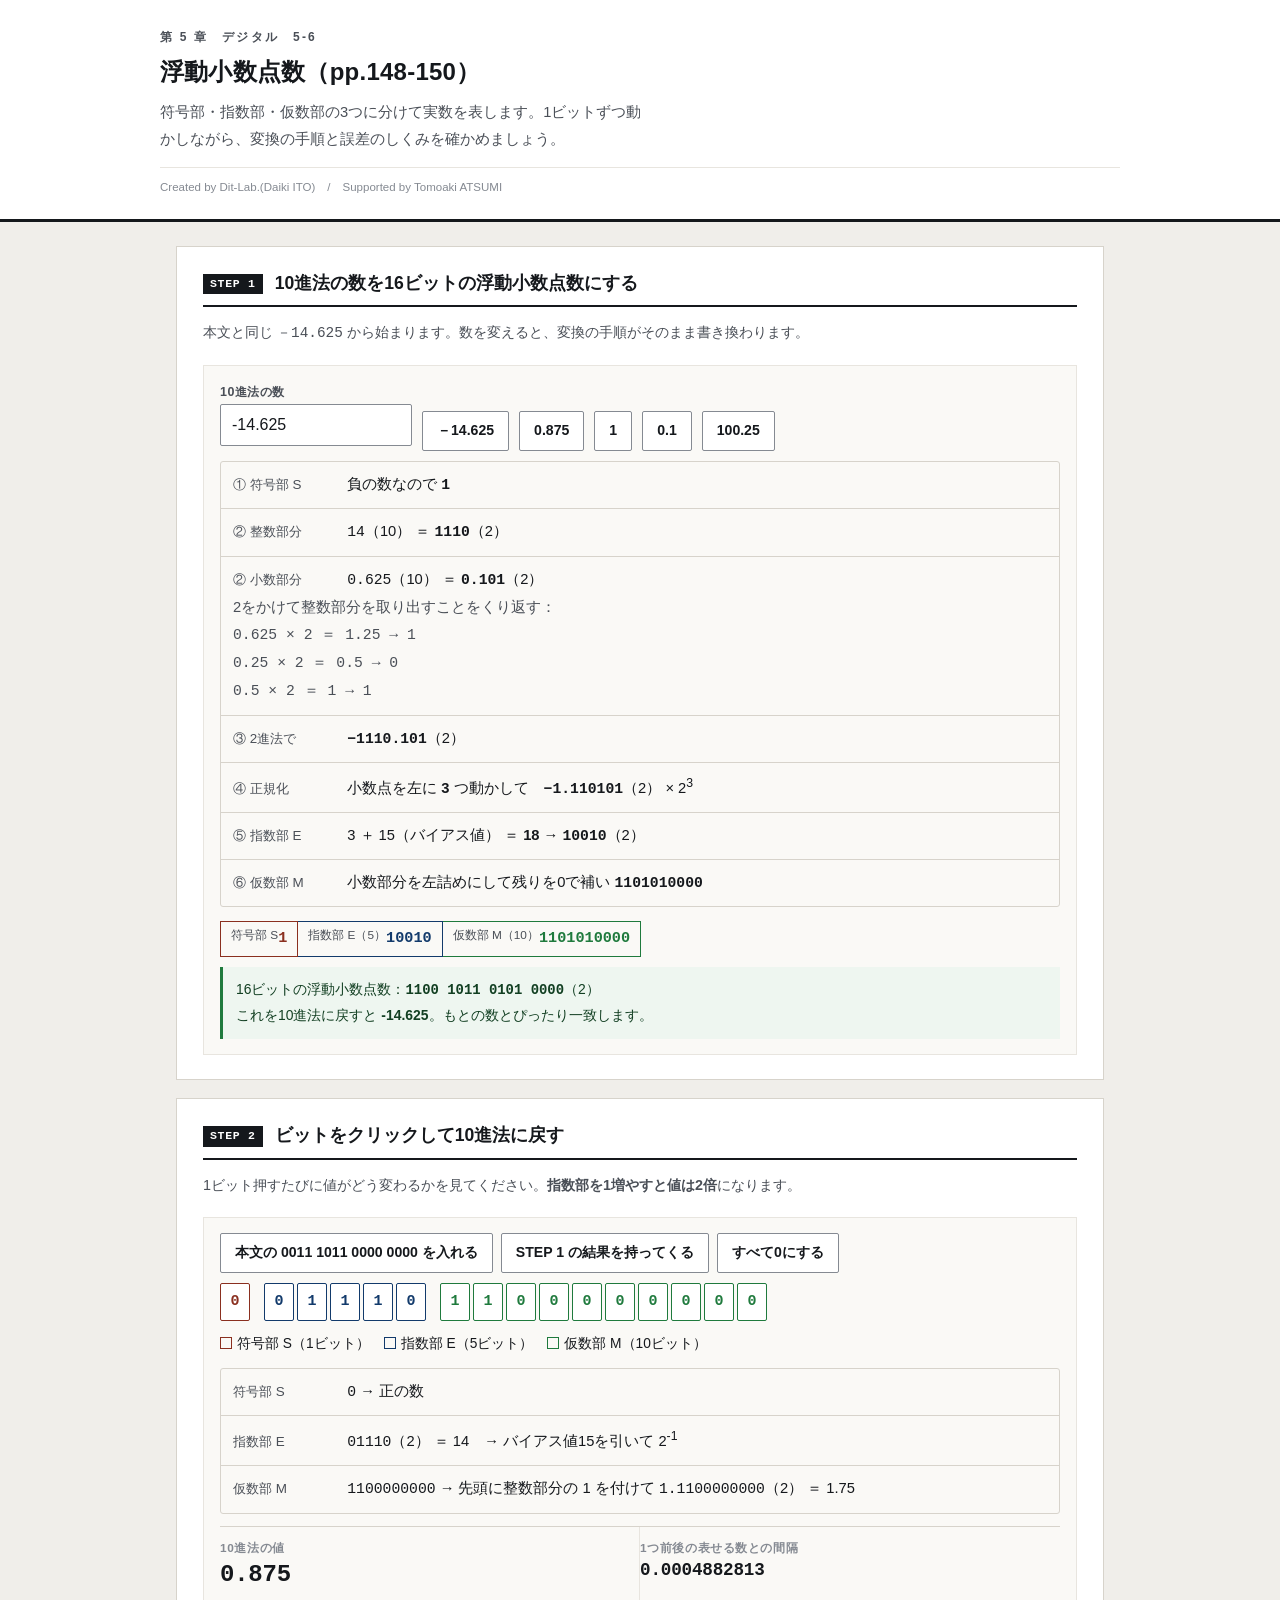
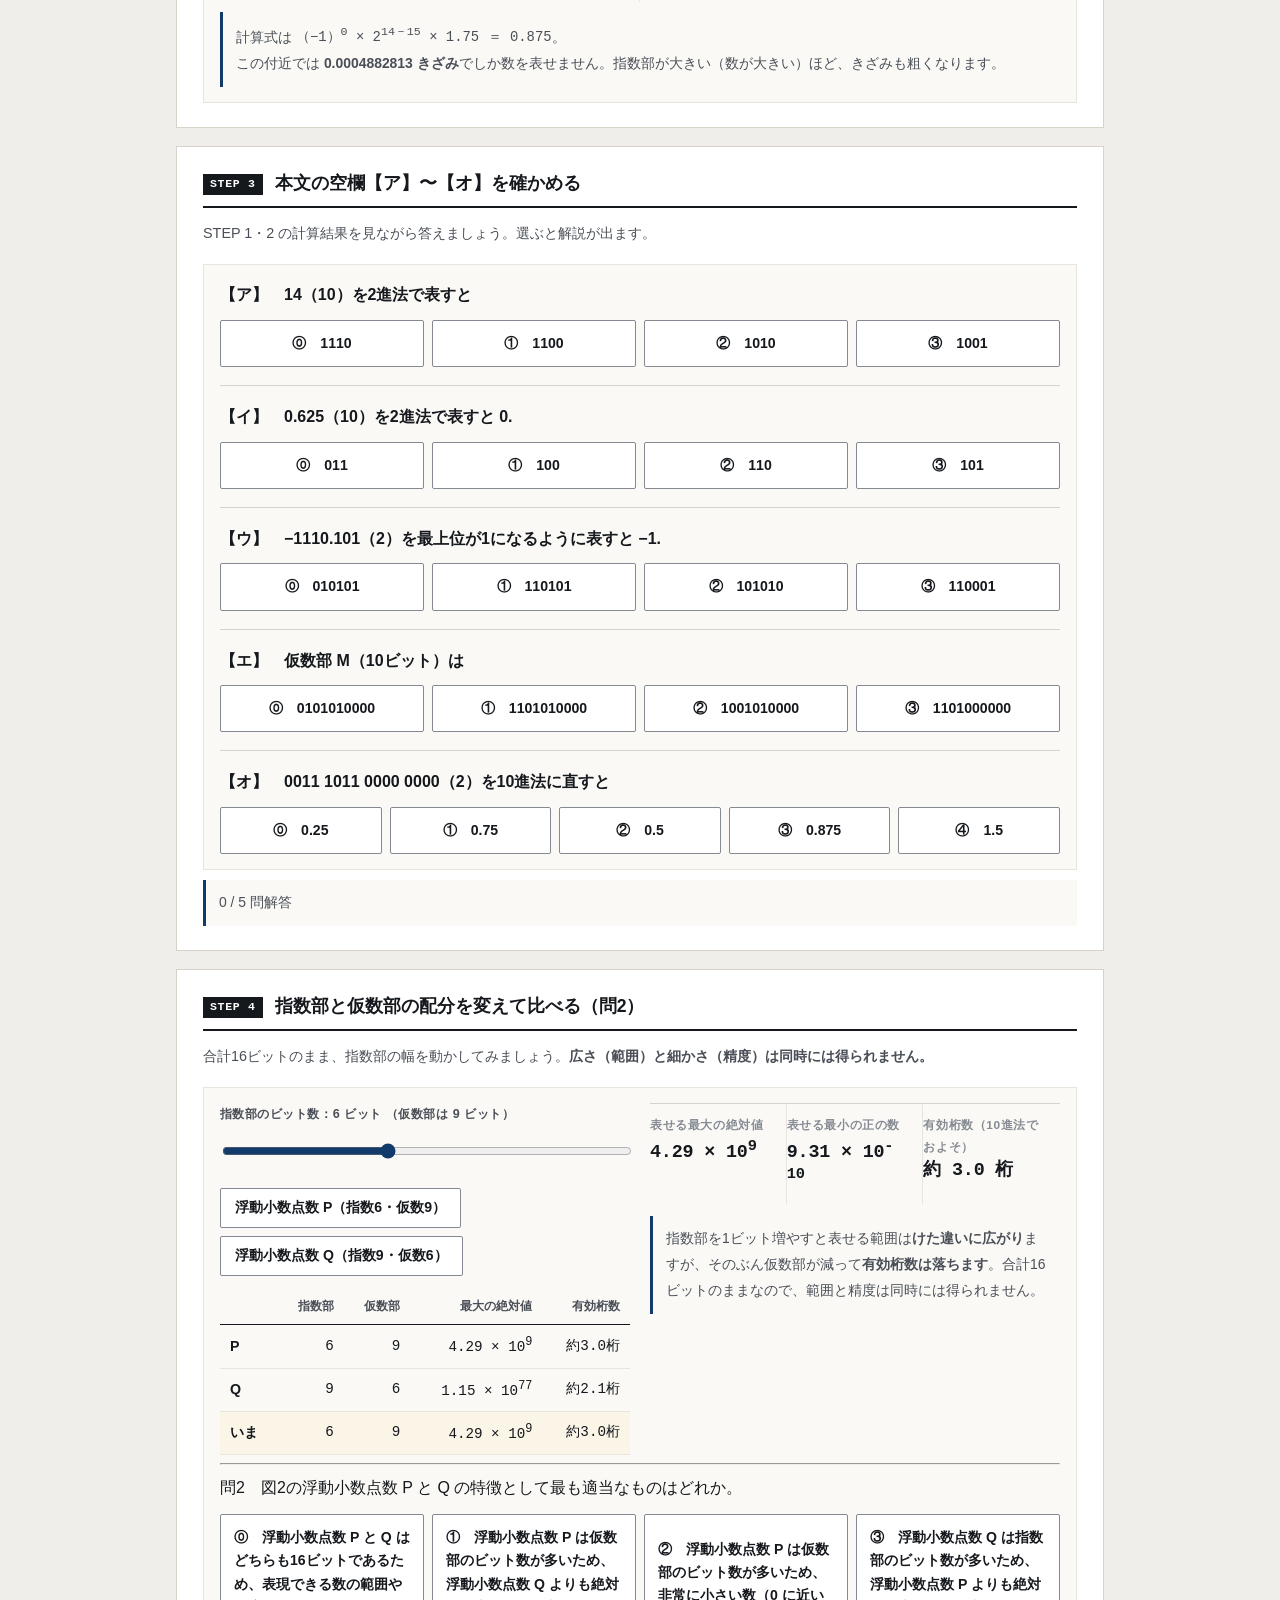
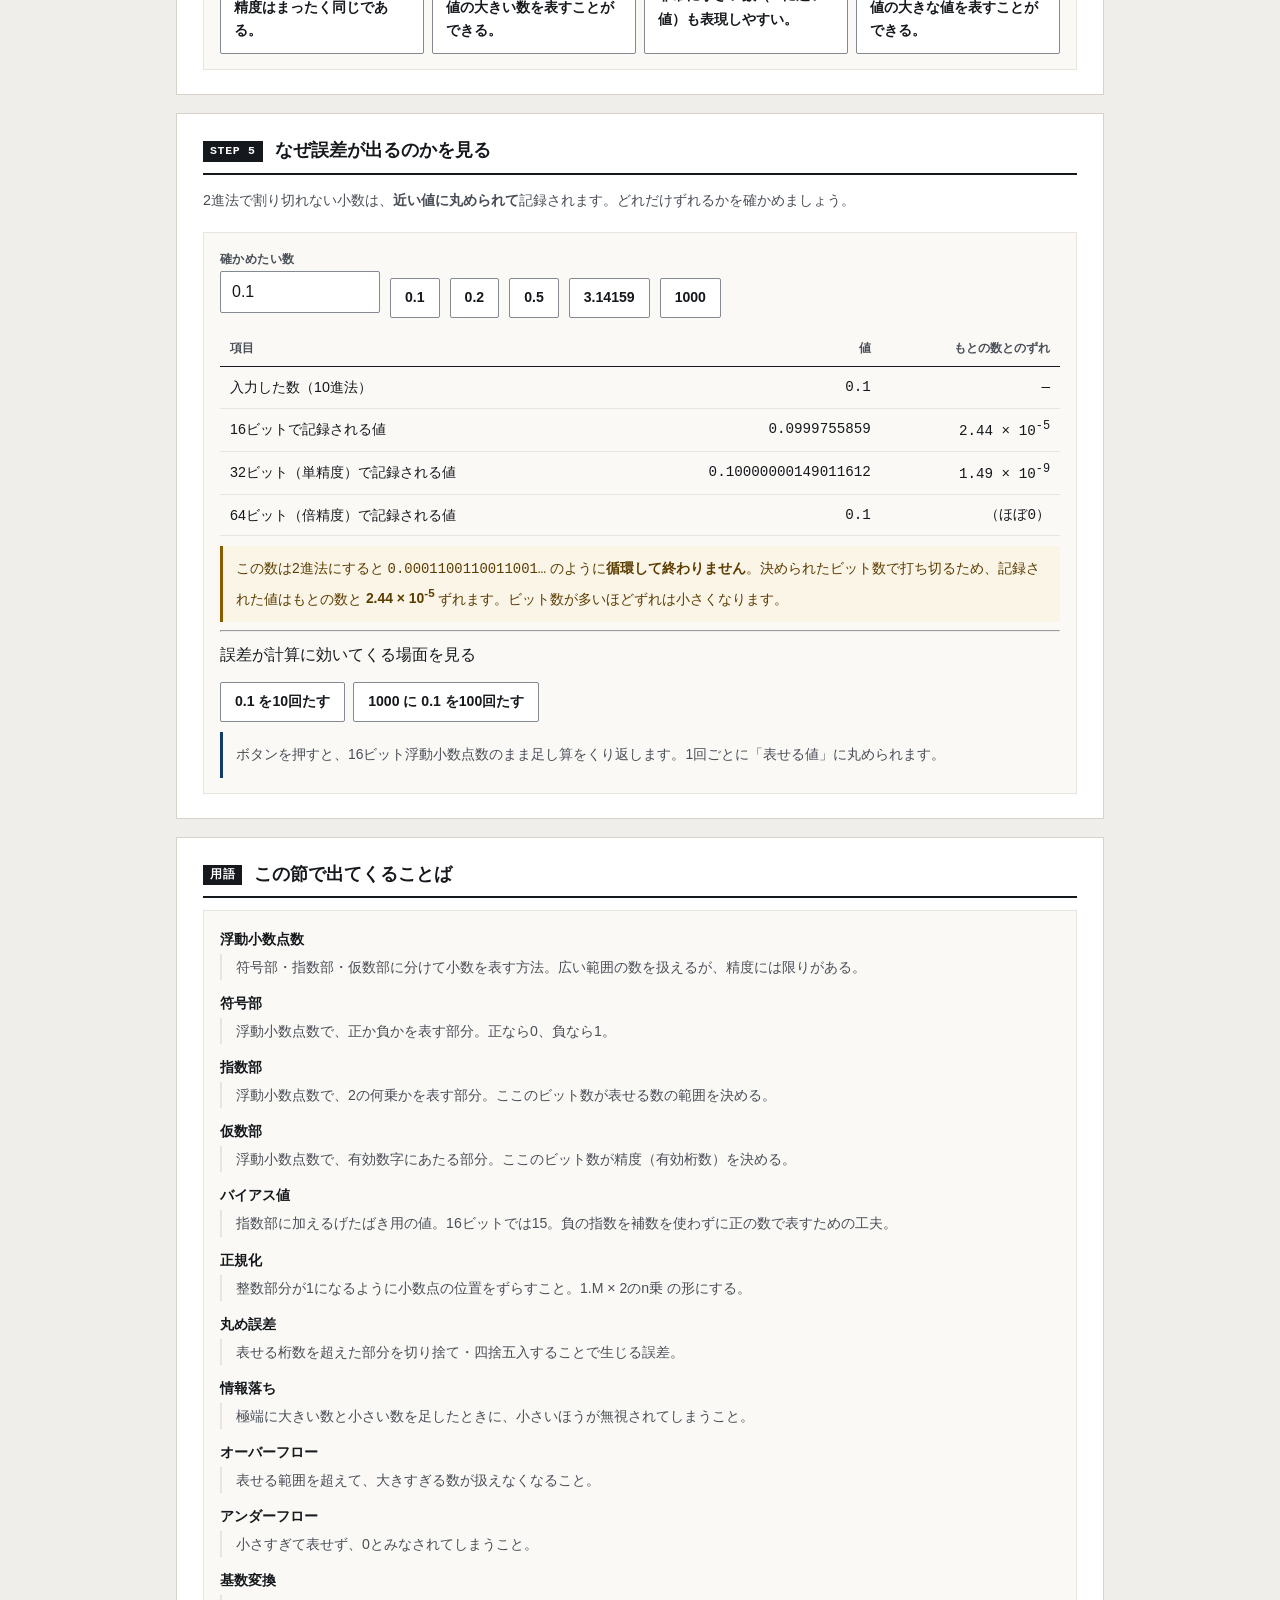
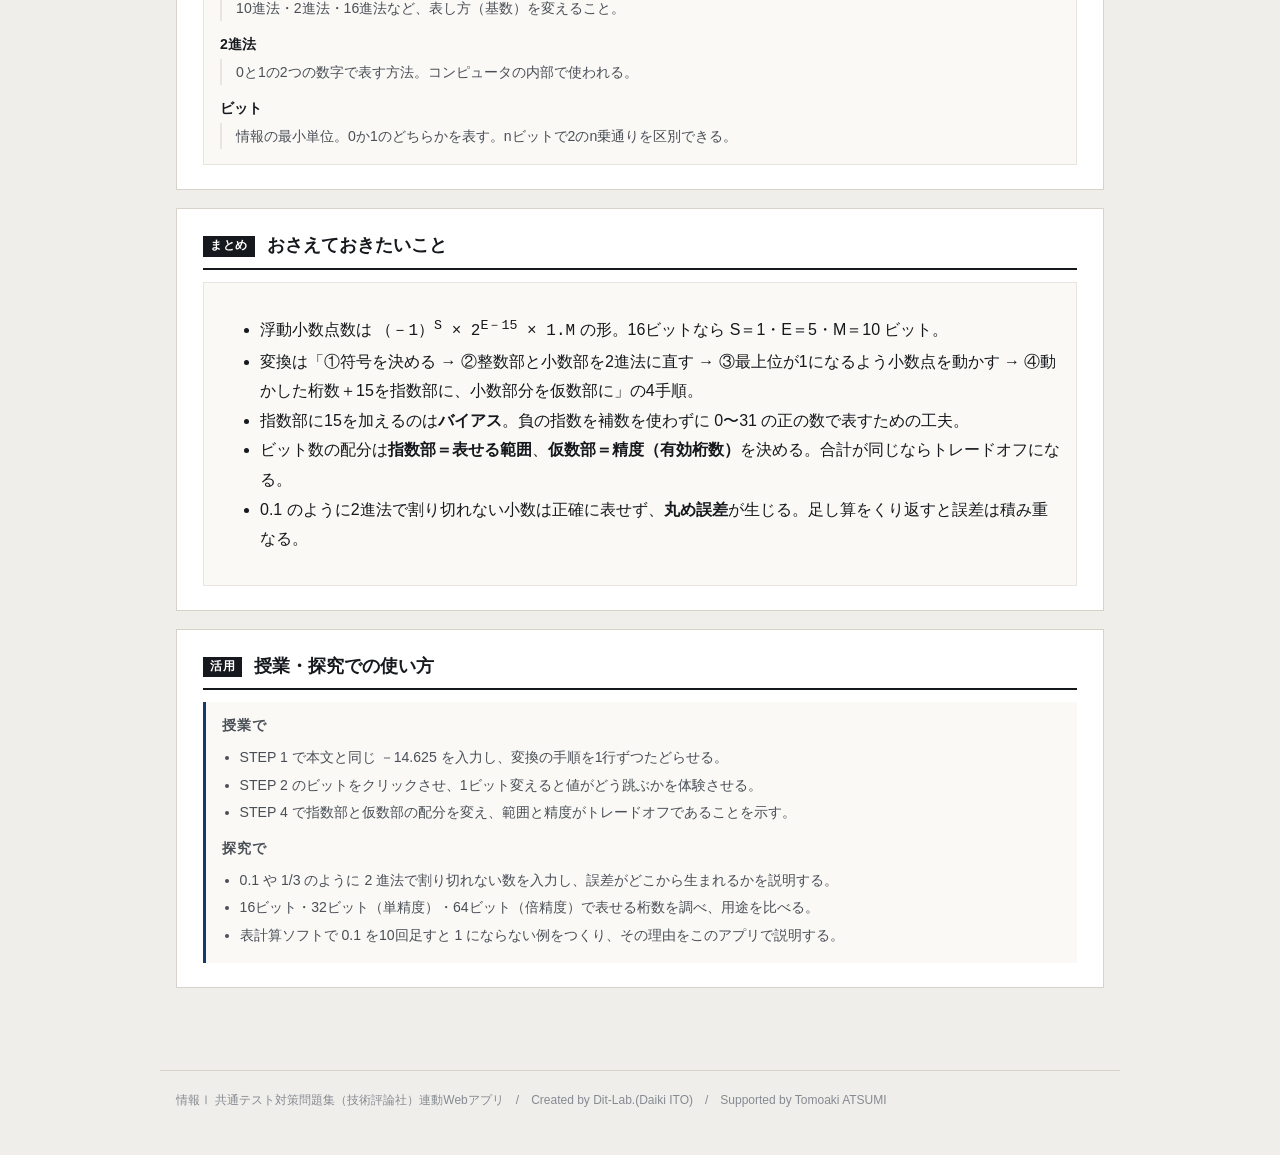
<file: index.html>
<!DOCTYPE html>
<html lang="ja">
<head>
<meta charset="UTF-8">
<meta name="viewport" content="width=device-width, initial-scale=1.0">
<title>浮動小数点数｜情報Ⅰ共通テスト対策問題集</title>
<meta name="description" content="符号部・指数部・仮数部の3つに分けて実数を表します。1ビットずつ動かしながら、変換の手順と誤差のしくみを確かめましょう。">
<link rel="icon" href="data:image/svg+xml,%3Csvg xmlns=%22http://www.w3.org/2000/svg%22 viewBox=%220 0 32 32%22%3E%3Crect width=%2232%22 height=%2232%22 fill=%22%2315181c%22/%3E%3Ctext x=%2216%22 y=%2222%22 font-size=%2218%22 font-family=%22monospace%22 fill=%22%23fff%22 text-anchor=%22middle%22%3E01%3C/text%3E%3C/svg%3E">
<link rel="stylesheet" href="css/style.css?v=88681cd4">
<link rel="stylesheet" href="css/app.css?v=b3b296eb">
</head>
<body>

<header class="app-header">
  <div class="inner">
    <span class="eyebrow">第 5 章　デジタル　5-6</span>
    <h1>浮動小数点数（pp.148-150）</h1>
    <p class="lead">符号部・指数部・仮数部の3つに分けて実数を表します。1ビットずつ動かしながら、変換の手順と誤差のしくみを確かめましょう。</p>
    <p class="credit">Created by Dit-Lab.(Daiki ITO)　/　Supported by Tomoaki ATSUMI</p>
  </div>
</header>

<main class="wrap">
  <section class="step" id="step1">
    <h2><span class="no">STEP 1</span>10進法の数を16ビットの浮動小数点数にする</h2>
    <p class="desc">本文と同じ <span class="mono">－14.625</span> から始まります。数を変えると、変換の手順がそのまま書き換わります。</p>
    <div class="panel">
      <div class="btn-row" style="align-items:flex-end;flex-wrap:wrap;gap:10px">
        <label class="fld" for="decIn">10進法の数<br>
          <input type="text" id="decIn" value="-14.625" class="mono" style="width:12em"></label>
        <button class="btn" data-dec="-14.625">－14.625</button>
        <button class="btn" data-dec="0.875">0.875</button>
        <button class="btn" data-dec="1">1</button>
        <button class="btn" data-dec="0.1">0.1</button>
        <button class="btn" data-dec="100.25">100.25</button>
      </div>
      <div class="steps-calc" id="encSteps"></div>
      <div class="fld-split" id="encSplit" style="margin-top:14px"></div>
      <div class="note" id="encNote" style="margin-top:10px"></div>
    </div>
  </section>

  <section class="step" id="step2">
    <h2><span class="no">STEP 2</span>ビットをクリックして10進法に戻す</h2>
    <p class="desc">1ビット押すたびに値がどう変わるかを見てください。<strong>指数部を1増やすと値は2倍</strong>になります。</p>
    <div class="panel">
      <div class="btn-row">
        <button class="btn" id="loadBook">本文の 0011 1011 0000 0000 を入れる</button>
        <button class="btn" id="loadFromEnc">STEP 1 の結果を持ってくる</button>
        <button class="btn" id="clrBits">すべて0にする</button>
      </div>
      <div class="bits" id="bitBox"></div>
      <div class="legend">
        <span class="ls"><i></i>符号部 S（1ビット）</span>
        <span class="le"><i></i>指数部 E（5ビット）</span>
        <span class="lm"><i></i>仮数部 M（10ビット）</span>
      </div>
      <div class="steps-calc" id="decSteps" style="margin-top:12px"></div>
      <div class="metrics" style="margin-top:12px">
        <div class="metric"><div class="k">10進法の値</div><div class="v" id="decVal" style="font-size:1.5rem">—</div></div>
        <div class="metric"><div class="k">1つ前後の表せる数との間隔</div><div class="v" id="decGap" style="font-size:1.1rem">—</div></div>
      </div>
      <div class="note info" id="decNote" style="margin-top:10px"></div>
    </div>
  </section>

  <section class="step" id="step3">
    <h2><span class="no">STEP 3</span>本文の空欄【ア】〜【オ】を確かめる</h2>
    <p class="desc">STEP 1・2 の計算結果を見ながら答えましょう。選ぶと解説が出ます。</p>
    <div class="panel" id="blankBox"></div>
    <div class="note" id="blankNote" style="margin-top:10px"></div>
  </section>

  <section class="step" id="step4">
    <h2><span class="no">STEP 4</span>指数部と仮数部の配分を変えて比べる（問2）</h2>
    <p class="desc">合計16ビットのまま、指数部の幅を動かしてみましょう。<strong>広さ（範囲）と細かさ（精度）は同時には得られません。</strong></p>
    <div class="panel">
      <div class="grid c2">
        <div>
          <label class="fld" for="expBits">指数部のビット数：<span class="mono" id="expBitsV">6</span> ビット
            （仮数部は <span class="mono" id="fracBitsV">9</span> ビット）</label>
          <input type="range" id="expBits" min="2" max="12" step="1" value="6">
          <div class="btn-row" style="margin-top:10px">
            <button class="btn" id="setP">浮動小数点数 P（指数6・仮数9）</button>
            <button class="btn" id="setQ">浮動小数点数 Q（指数9・仮数6）</button>
          </div>
          <div class="tbl-scroll" style="margin-top:12px"><table class="tbl" id="pqTable"></table></div>
        </div>
        <div>
          <div class="metrics">
            <div class="metric"><div class="k">表せる最大の絶対値</div><div class="v" id="fMax" style="font-size:1.15rem">—</div></div>
            <div class="metric"><div class="k">表せる最小の正の数</div><div class="v" id="fMin" style="font-size:1.15rem">—</div></div>
            <div class="metric"><div class="k">有効桁数（10進法でおよそ）</div><div class="v" id="fDig" style="font-size:1.15rem">—</div></div>
          </div>
          <div class="note info" id="fNote" style="margin-top:12px"></div>
        </div>
      </div>
      <hr class="sep">
      <p class="qhead">問2　図2の浮動小数点数 P と Q の特徴として最も適当なものはどれか。</p>
      <div id="q2Choices" class="choice4"></div>
      <div class="note" id="q2Fb" hidden></div>
    </div>
  </section>

  <section class="step" id="step5">
    <h2><span class="no">STEP 5</span>なぜ誤差が出るのかを見る</h2>
    <p class="desc">2進法で割り切れない小数は、<strong>近い値に丸められて</strong>記録されます。どれだけずれるかを確かめましょう。</p>
    <div class="panel">
      <div class="btn-row" style="align-items:flex-end;flex-wrap:wrap;gap:10px">
        <label class="fld" for="errIn">確かめたい数<br>
          <input type="text" id="errIn" value="0.1" class="mono" style="width:10em"></label>
        <button class="btn" data-err="0.1">0.1</button>
        <button class="btn" data-err="0.2">0.2</button>
        <button class="btn" data-err="0.5">0.5</button>
        <button class="btn" data-err="3.14159">3.14159</button>
        <button class="btn" data-err="1000">1000</button>
      </div>
      <div class="tbl-scroll" style="margin-top:12px"><table class="tbl" id="errTable"></table></div>
      <div class="note" id="errNote" style="margin-top:10px"></div>
      <hr class="sep">
      <p class="qhead">誤差が計算に効いてくる場面を見る</p>
      <div class="btn-row">
        <button class="btn" id="sumRun">0.1 を10回たす</button>
        <button class="btn" id="lossRun">1000 に 0.1 を100回たす</button>
      </div>
      <div class="note info" id="sumNote" style="margin-top:10px">ボタンを押すと、16ビット浮動小数点数のまま足し算をくり返します。1回ごとに「表せる値」に丸められます。</div>
    </div>
  </section>

  <section class="step" id="glossary">
    <h2><span class="no">用語</span>この節で出てくることば</h2>
    <div class="panel"><div id="glossBox"></div></div>
  </section>

  <section class="step" id="wrap">
    <h2><span class="no">まとめ</span>おさえておきたいこと</h2>
    <div class="panel">
      <ul class="bullets">
        <li>浮動小数点数は <span class="mono">（－1）<sup>S</sup> × 2<sup>E－15</sup> × 1.M</span> の形。16ビットなら S＝1・E＝5・M＝10 ビット。</li>
        <li>変換は「①符号を決める → ②整数部と小数部を2進法に直す → ③最上位が1になるよう小数点を動かす → ④動かした桁数＋15を指数部に、小数部分を仮数部に」の4手順。</li>
        <li>指数部に15を加えるのは<strong>バイアス</strong>。負の指数を補数を使わずに 0〜31 の正の数で表すための工夫。</li>
        <li>ビット数の配分は<strong>指数部＝表せる範囲</strong>、<strong>仮数部＝精度（有効桁数）</strong>を決める。合計が同じならトレードオフになる。</li>
        <li>0.1 のように2進法で割り切れない小数は正確に表せず、<strong>丸め誤差</strong>が生じる。足し算をくり返すと誤差は積み重なる。</li>
      </ul>
    </div>
  </section>

  <section class="step">
    <h2><span class="no">活用</span>授業・探究での使い方</h2>
    <div class="use-note">
      <h3>授業で</h3>
      <ul>
        <li>STEP 1 で本文と同じ －14.625 を入力し、変換の手順を1行ずつたどらせる。</li>
        <li>STEP 2 のビットをクリックさせ、1ビット変えると値がどう跳ぶかを体験させる。</li>
        <li>STEP 4 で指数部と仮数部の配分を変え、範囲と精度がトレードオフであることを示す。</li>
      </ul>
      <h3 style="margin-top:12px">探究で</h3>
      <ul>
        <li>0.1 や 1/3 のように 2 進法で割り切れない数を入力し、誤差がどこから生まれるかを説明する。</li>
        <li>16ビット・32ビット（単精度）・64ビット（倍精度）で表せる桁数を調べ、用途を比べる。</li>
        <li>表計算ソフトで 0.1 を10回足すと 1 にならない例をつくり、その理由をこのアプリで説明する。</li>
      </ul>
    </div>
  </section>

</main>

<footer class="app-footer">
  情報Ⅰ 共通テスト対策問題集（技術評論社）連動Webアプリ　/　Created by Dit-Lab.(Daiki ITO)　/　Supported by Tomoaki ATSUMI
</footer>

<script src="js/terms.js?v=ec3e70f4"></script>
<script src="js/app.js?v=4088049d"></script>
</body>
</html>
</file>
<file: css/style.css>
/* =========================================================
   情報Ⅰ 共通テスト対策問題集 — Web アプリ共通スタイル
   紙面（参考書）に寄せた設計。装飾色は使わず、色は意味を持つときだけ。
   ========================================================= */

:root{
  --paper:#ffffff;
  --paper-2:#faf9f6;      /* うすい紙 */
  --bg:#f0eeea;           /* 台紙 */
  --ink:#15181c;
  --ink-2:#4a4f57;
  --ink-3:#858a92;
  --rule:#d7d3cb;
  /* 旧名のまま書かれているアプリ用の別名（未定義だと枠線や文字色が消えるため） */
  --line: var(--rule);
  --muted: var(--ink-2);
  --sans: var(--font);         /* 罫線 */
  --rule-2:#e8e5df;
  --accent:#123a6b;       /* 濃紺。主要操作と現在地だけに使う */
  --accent-w:#e9eef6;
  --zero:#c0392b;         /* 左＝0 */
  --one:#1d4ed8;          /* 右＝1 */
  --ok:#1f7a3d;   --ok-bg:#eef6f0;
  --ng:#b3261e;   --ng-bg:#fbefee;
  --warn:#8a5a00; --warn-bg:#fbf5e8;
  --font:"Hiragino Kaku Gothic ProN","Hiragino Sans","Yu Gothic Medium","Yu Gothic",
         "Noto Sans JP",Meiryo,-apple-system,BlinkMacSystemFont,sans-serif;
  --mono:"SFMono-Regular",Menlo,Consolas,"Courier New",monospace;
}

*{box-sizing:border-box}
[hidden]{display:none !important}
html{-webkit-text-size-adjust:100%}
body{
  margin:0; background:var(--bg); color:var(--ink);
  font-family:var(--font); font-size:16px; line-height:1.85;
  font-feature-settings:"palt" 1;
}
h1,h2,h3,h4{line-height:1.45; margin:0; font-weight:700}
p{margin:0 0 .75em} p:last-child{margin-bottom:0}
a{color:var(--accent)}

/* ---------- 標題 ---------- */
.app-header{background:var(--paper); border-bottom:3px solid var(--ink); padding:26px 20px 20px}
.app-header .inner{max-width:960px; margin:0 auto}
.app-header .eyebrow{
  font-size:.75rem; font-weight:700; color:var(--ink-2); letter-spacing:.18em;
  display:block; margin-bottom:7px;
}
.app-header h1{font-size:1.5rem; letter-spacing:.01em}
.app-header .lead{font-size:.92rem; color:var(--ink-2); margin-top:9px; max-width:60ch}
.app-header .credit{
  font-size:.72rem; color:var(--ink-3); margin-top:14px;
  padding-top:9px; border-top:1px solid var(--rule-2);
}

/* ---------- 版面 ---------- */
.wrap{max-width:960px; margin:0 auto; padding:24px 16px 64px}
.step{background:var(--paper); border:1px solid var(--rule); padding:24px 26px; margin-bottom:18px}
.step > h2{
  display:flex; align-items:baseline; gap:12px; font-size:1.1rem;
  padding-bottom:9px; border-bottom:2px solid var(--ink); margin-bottom:12px;
}
.step > h2 .no{
  flex:none; font-family:var(--mono); font-size:.72rem; font-weight:700;
  background:var(--ink); color:var(--paper); padding:2px 7px; letter-spacing:.06em;
  position:relative; top:-2px;
}
.step > .desc{color:var(--ink-2); font-size:.9rem; margin-bottom:18px}
.step[hidden]{display:none}

.grid{display:grid; gap:20px}
.grid > *{min-width:0}          /* 子の中身で列が広がるのを防ぐ */
@media(min-width:800px){ .grid.c2{grid-template-columns:1fr 1fr} }
@media(min-width:800px){ .grid.c21{grid-template-columns:1.45fr 1fr} }

.panel{border:1px solid var(--rule-2); background:var(--paper-2); padding:15px 16px; min-width:0}
.panel > h3{
  font-size:.8rem; font-weight:700; color:var(--ink-2); letter-spacing:.08em;
  margin-bottom:12px; padding-bottom:6px; border-bottom:1px solid var(--rule);
}

/* ---------- 部品 ---------- */
.btn{
  appearance:none; border:1px solid var(--ink-3); background:var(--paper); color:var(--ink);
  font-family:inherit; font-size:.88rem; font-weight:700; padding:8px 14px;
  border-radius:2px; cursor:pointer; min-height:40px; line-height:1.4;
  transition:background .12s, border-color .12s, color .12s;
}
.btn:hover:not(:disabled){background:var(--accent-w); border-color:var(--accent); color:var(--accent)}
.btn:disabled{opacity:.35; cursor:not-allowed}
.btn.primary{background:var(--accent); color:var(--paper); border-color:var(--accent)}
.btn.primary:hover:not(:disabled){background:#0d2c53; color:var(--paper)}
.btn.ghost{border-color:var(--rule); color:var(--ink-2)}
.btn.sm{font-size:.8rem; padding:5px 10px; min-height:34px}
.btn-row{display:flex; flex-wrap:wrap; gap:8px; align-items:center}

/* タブ（見出し下線式） */
.seg{display:flex; gap:0; border-bottom:1px solid var(--rule)}
.seg button{
  appearance:none; border:0; background:transparent; font-family:inherit; font-size:.88rem;
  font-weight:700; color:var(--ink-3); padding:9px 4px; margin-right:26px; cursor:pointer;
  border-bottom:3px solid transparent; margin-bottom:-1px; min-height:40px;
}
.seg button:hover{color:var(--ink-2)}
.seg button[aria-pressed="true"]{color:var(--ink); border-bottom-color:var(--accent)}

label.fld{display:block; font-size:.78rem; font-weight:700; color:var(--ink-2); margin-bottom:5px; letter-spacing:.04em}
input[type=text], textarea, input[type=number]{
  width:100%; font-family:inherit; font-size:1rem; color:var(--ink);
  border:1px solid var(--ink-3); border-radius:2px; padding:9px 11px;
  background:var(--paper); min-height:42px;
}
input:focus, textarea:focus{outline:2px solid var(--accent); outline-offset:-1px; border-color:var(--accent)}
.btn:focus-visible, .seg button:focus-visible, .node-card:focus-visible{outline:2px solid var(--accent); outline-offset:2px}
textarea{resize:vertical; line-height:1.7}
.mono{font-family:var(--mono)}

table.tbl{width:100%; border-collapse:collapse; font-size:.89rem}
table.tbl th, table.tbl td{border-bottom:1px solid var(--rule-2); padding:7px 10px; text-align:right}
table.tbl th:first-child, table.tbl td:first-child{text-align:left}
table.tbl thead th{border-bottom:1.5px solid var(--ink); font-size:.76rem; color:var(--ink-2); font-weight:700; white-space:nowrap}
.tbl-scroll{overflow-x:auto; -webkit-overflow-scrolling:touch; max-width:100%}

.note{padding:10px 13px; font-size:.87rem; border-left:3px solid var(--ink-3); background:var(--paper-2); overflow-wrap:break-word; word-break:break-word}
.note.ok{background:var(--ok-bg); border-left-color:var(--ok); color:#123f22}
.note.ng{background:var(--ng-bg); border-left-color:var(--ng); color:#6d1a15}
.note.info{background:var(--paper-2); border-left-color:var(--accent); color:var(--ink-2)}
.note.warn{background:var(--warn-bg); border-left-color:var(--warn); color:#5c3d00}
.note[hidden]{display:none}

.badge{
  display:inline-block; font-size:.72rem; font-weight:700; padding:1px 7px;
  border:1px solid var(--rule); color:var(--ink-2); background:var(--paper); letter-spacing:.04em;
}

/* 数値は罫線で仕切るだけ。カードにしない */
.metrics{display:flex; flex-wrap:wrap; gap:0; border-top:1px solid var(--rule)}
.metric{flex:1 1 130px; padding:11px 14px 11px 0; border-right:1px solid var(--rule-2)}
.metric:last-child{border-right:0}
.metric .k{font-size:.74rem; color:var(--ink-3); font-weight:700; letter-spacing:.05em}
.metric .v{font-size:1.6rem; font-weight:700; line-height:1.3; font-family:var(--mono); letter-spacing:-.01em}
.metric .s{font-size:.76rem; color:var(--ink-2)}

.bit0{color:var(--zero); font-weight:700}
.bit1{color:var(--one); font-weight:700}

.app-footer{
  max-width:960px; margin:0 auto; padding:18px 16px 44px; color:var(--ink-3);
  font-size:.75rem; border-top:1px solid var(--rule);
}
.sr-only{position:absolute;width:1px;height:1px;overflow:hidden;clip:rect(0 0 0 0);white-space:nowrap}

@media(max-width:640px){
  body{font-size:15px}
  .app-header{padding:20px 16px 16px}
  .app-header h1{font-size:1.16rem}
  .wrap{padding:16px 12px 52px}
  .step{padding:18px 15px}
  .seg button{margin-right:18px; font-size:.84rem}
  .metric{flex-basis:50%; border-right:0}
}
@media (prefers-reduced-motion:reduce){ *{animation:none!important; transition:none!important} }

/* ---------- 自分のデータ・共有・印刷 ---------- */
.toolbar{display:flex; flex-wrap:wrap; gap:8px; align-items:center; margin-top:12px;
  padding-top:12px; border-top:1px solid var(--rule-2)}
.toolbar .hint{font-size:.78rem; color:var(--ink-3)}
.paste-area{width:100%; min-height:110px; font-family:var(--mono); font-size:.86rem}
.use-note{background:var(--paper-2); border-left:3px solid var(--accent); padding:14px 16px; font-size:.88rem}
.use-note h3{font-size:.86rem; letter-spacing:.06em; margin-bottom:8px; color:var(--ink-2)}
.use-note ol, .use-note ul{margin:0; padding-left:1.25em; line-height:1.95; color:var(--ink-2)}

@media print{
  body{background:#fff}
  .app-header{border-bottom:2px solid #000}
  .step{border:1px solid #bbb; break-inside:avoid; page-break-inside:avoid; margin-bottom:12px}
  .btn, .seg, .toolbar, input[type=range]{display:none !important}
  .note{border-left-width:2px}
  a[href]:after{content:""}
}

/* ---------- 入力グリッド ---------- */
.dg-scroll{overflow:auto; -webkit-overflow-scrolling:touch; border:1px solid var(--rule); background:var(--paper); max-height:420px}
table.dg{border-collapse:collapse; font-family:var(--mono); font-size:.9rem; min-width:100%}
table.dg th, table.dg td{border:1px solid var(--rule-2); padding:0}
table.dg thead th{background:var(--paper-2); position:sticky; top:0; z-index:2}
table.dg .dg-n{background:var(--paper-2); color:var(--ink-3); font-size:.76rem; font-weight:400;
  text-align:center; min-width:34px; padding:0 4px; position:sticky; left:0; z-index:1}
table.dg .dg-corner{background:var(--paper-2); min-width:34px; position:sticky; left:0; z-index:3}
table.dg .dg-act{background:var(--paper-2); width:34px}
.dg-h, .dg-c{width:100%; min-width:96px; border:0; background:transparent; font-family:inherit;
  font-size:.9rem; padding:8px 9px; color:var(--ink); min-height:38px}
.dg-h{font-weight:700; font-family:var(--font); font-size:.82rem; color:var(--ink-2)}
.dg-c.num{text-align:right}
.dg-c:focus, .dg-h:focus{outline:2px solid var(--accent); outline-offset:-2px; background:var(--accent-w)}
.dg-del{border:0; background:transparent; color:var(--ink-3); cursor:pointer; width:32px; height:34px; font-size:1rem}
.dg-del:hover{color:var(--ng)}
.dg-tools{display:flex; flex-wrap:wrap; gap:8px; align-items:center; margin-top:10px}
.dg-hint{font-size:.76rem; color:var(--ink-3)}

/* ---------- ファイル読み込み ---------- */
.filebox{display:flex; flex-wrap:wrap; gap:10px; align-items:center; padding:12px;
  border:1px dashed var(--rule); background:var(--paper-2)}
.filebox input[type=file]{font-size:.85rem; font-family:inherit; max-width:100%}
.filebox .sel{max-width:220px}
.filelabel{display:inline-flex; align-items:center; gap:6px; font-size:.85rem; font-weight:700;
  border:1px solid var(--ink-3); background:var(--paper); padding:8px 14px; border-radius:2px; cursor:pointer; min-height:40px}
.filelabel:hover{border-color:var(--accent); color:var(--accent); background:var(--accent-w)}
.filelabel input{display:none}

/* ---------- 用語解説 ---------- */
.term{position:relative; border-bottom:1.5px dotted var(--accent); cursor:help; color:var(--accent); font-weight:700}
.term .term-pop{display:none; position:absolute; left:0; top:1.7em; z-index:50; width:min(300px,78vw);
  background:var(--paper); border:1px solid var(--ink-3); box-shadow:0 6px 20px rgba(0,0,0,.14);
  padding:10px 12px; font-size:.82rem; font-weight:400; color:var(--ink-2); line-height:1.75;
  border-left:3px solid var(--accent); cursor:auto; text-align:left}
.term .term-pop b{display:block; color:var(--ink); font-size:.86rem; margin-bottom:3px}
.term.open .term-pop{display:block}
dl.gloss{margin:0; font-size:.88rem}
dl.gloss dt{font-weight:700; color:var(--ink); margin-top:10px}
dl.gloss dt:first-child{margin-top:0}
dl.gloss dd{margin:2px 0 0; color:var(--ink-2); line-height:1.85; padding-left:1em; border-left:2px solid var(--rule-2)}
@media print{ .term{border-bottom:0; color:inherit} .term .term-pop{display:none !important} }

/* ---------- スマホ・タブレット ---------- */
@media (max-width:1024px){
  /* iOS で入力時に画面が勝手に拡大するのを防ぐ（16px 未満だとズームする） */
  input[type=text], input[type=number], textarea, select, .dg-c, .dg-h{ font-size:16px }
  .dg-c, .dg-h{ min-width:110px }
}
@media (max-width:820px){
  .grid.c2,.grid.c21{grid-template-columns:1fr}
  .dg-scroll{max-height:340px}
  .filebox{flex-direction:column; align-items:stretch}
  .filebox .sel{max-width:100%}
  .term .term-pop{left:auto; right:0; width:min(280px,86vw)}
}
@media (max-width:480px){
  .step > h2{font-size:1rem; flex-wrap:wrap}
  .metrics{gap:0}
  .metric{flex-basis:50%; padding-right:10px}
  .metric .v{font-size:1.3rem}
  .btn{padding:8px 12px}
  .dg-tools{gap:6px}
  .dg-hint{width:100%}
}
/* タッチ操作でのスクロールを滑らかに */
.tbl-scroll, .dg-scroll, .tree-box{ -webkit-overflow-scrolling:touch; overscroll-behavior-x:contain }

/* 幅指定つきの入力欄がスマートフォンではみ出さないようにする */
input[type=text], input[type=number], input[type=search], textarea, select{ max-width:100% }
.btn-row > label{ min-width:0; max-width:100% }
.btn-row > label input, .btn-row > label select{ max-width:100% }

/* 共通：○×判定・並べかえ（quiz.js 用） */
.abcde{border:1px solid var(--rule); border-radius:3px; overflow:hidden}
.abcde > div{border-top:1px solid var(--rule); padding:10px 12px}
.abcde > div:first-child{border-top:0}
.abcde .st{display:flex; gap:10px; align-items:flex-start; flex-wrap:wrap}
.abcde .st .k{font-weight:700; font-family:var(--mono); min-width:1.4em}
.abcde .st .t{flex:1; min-width:12em}
.abcde .jb{display:flex; gap:6px}
.abcde .jb .btn{min-width:3.4em; padding:6px 10px; text-align:center}
.prep{display:grid; grid-template-columns:repeat(auto-fit,minmax(150px,1fr)); gap:10px; margin-top:10px}
.prep .slot{border:1px dashed var(--ink-3); border-radius:3px; padding:10px; min-height:92px; background:var(--paper)}
.prep .slot.filled{border-style:solid}
.prep .slot .tag{font:700 .74rem/1.4 var(--mono); color:var(--accent); display:block; margin-bottom:6px}
.prep .slot .txt{font-size:.86rem; line-height:1.7}
.cards{display:flex; flex-wrap:wrap; gap:8px; margin-top:10px}
.cards .c{border:1px solid var(--ink-3); border-radius:3px; padding:9px 12px; background:var(--paper);
  cursor:pointer; font-size:.88rem; max-width:100%; text-align:left; font-family:inherit; color:var(--ink)}
.cards .c:hover{background:var(--warn-bg)}
.cards .c.used{opacity:.35; pointer-events:none}

/* --- 予想してから実行 --- */
.pmark{display:inline-block; background:var(--accent); color:#fff; font-size:.7rem; font-weight:700;
  letter-spacing:.08em; padding:2px 7px; border-radius:2px; margin-right:8px; vertical-align:2px}
input.pin{font-size:1.05rem; padding:7px 10px; border:1px solid var(--rule); border-radius:3px;
  width:9em; max-width:100%; background:#fff}
.btn-row .unit{color:var(--muted); font-size:.9rem}
.choice4 .btn.on{border-color:var(--accent); box-shadow:inset 0 0 0 1px var(--accent); font-weight:700}
/* 設問文の見出し（flex ではなく通常の段落。.qhead は左右振り分け用なので用途が別） */
.pq{margin:0 0 10px; font-weight:700; line-height:1.85}

/* --- 自分のテーマでやってみる（ワークシート） --- */
.wsheet{display:grid; gap:14px}
@media(min-width:760px){ .wsheet{grid-template-columns:1fr 1fr} }
.wsf{display:block}
.wsf .wsl{display:block; font-weight:700; font-size:.9rem; margin-bottom:3px}
.wsf .wsh{display:block; font-size:.78rem; color:var(--muted); margin-bottom:5px; line-height:1.6}
.wsf textarea{width:100%; max-width:100%; font:inherit; font-size:.92rem; line-height:1.75;
  padding:8px 10px; border:1px solid var(--rule); border-radius:3px; background:#fff; resize:vertical}
.wsf textarea:focus{outline:2px solid var(--accent); outline-offset:-2px}
.wsout{margin-top:14px; border:1px solid var(--ink-3); border-radius:3px; background:#fff; padding:16px 18px}
.wsout h4{margin:0 0 10px; font-size:1rem}
.wsout dl{margin:0}
.wsout dt{font-weight:700; font-size:.84rem; color:var(--accent); margin-top:10px}
.wsout dd{margin:2px 0 0; font-size:.92rem; line-height:1.85; white-space:pre-wrap}
.wsout .wsmsg{margin:10px 0 0; font-size:.86rem; color:var(--muted)}
@media print{
  .app-header, .btn-row, .step:not(.wsprint){ display:none !important }
  .wsout{border:none; padding:0}
}
</file>
<file: css/app.css>
.qhead{display:flex; justify-content:space-between; align-items:center; margin-bottom:12px}
.card-q{border:1px solid var(--rule); background:var(--paper); padding:18px; margin-bottom:14px}
.q-scene{font-size:1rem; font-weight:700; line-height:1.9}
.choice4{display:grid; gap:8px; grid-template-columns:repeat(auto-fit,minmax(160px,1fr))}
.choice4 .btn{text-align:left; line-height:1.65; padding:11px 13px}
.choice4 .btn.correct{background:var(--ok-bg); border-color:var(--ok); color:var(--ok)}
.choice4 .btn.wrong{background:var(--ng-bg); border-color:var(--ng); color:var(--ng)}
.choice4.locked{pointer-events:none}
.sel{width:100%; font-family:inherit; font-size:.95rem; padding:9px 11px; min-height:42px;
  border:1px solid var(--ink-3); border-radius:2px; background:var(--paper); color:var(--ink)}
input[type=range]{width:100%; accent-color:var(--accent); height:34px}
.why{font-size:.85rem; color:var(--ink-2); line-height:1.85}
.eqbox{font-family:var(--mono); font-size:1.02rem; font-weight:700; text-align:center; padding:14px;
  border:1px solid var(--rule); background:var(--paper-2); line-height:1.8}
.blankin{border:1.5px solid var(--accent); background:#fff; padding:6px 8px; text-align:center;
  font-family:var(--mono); min-height:38px; font-size:.95rem; max-width:120px}
.blankin.ok{border-color:var(--ok); background:var(--ok-bg)}
.blankin.ng{border-color:var(--ng); background:var(--ng-bg)}
table.tbl td .blankin{width:100%; max-width:none}

/* --- 5-6 浮動小数点数 --- */
.bits{display:flex;flex-wrap:wrap;gap:3px;margin:10px 0}
.bits .b{width:30px;height:38px;border:1px solid var(--line);background:#fff;font:700 15px/1 var(--mono);
  display:flex;align-items:center;justify-content:center;cursor:pointer;border-radius:2px;padding:0}
.bits .b:hover{background:var(--warn-bg)}
.bits .b.s{border-color:#8a2f1f;color:#8a2f1f}
.bits .b.e{border-color:#123a6b;color:#123a6b}
.bits .b.m{border-color:#1f7a3d;color:#1f7a3d}
.bits .gap{width:8px}
.legend{display:flex;flex-wrap:wrap;gap:14px;font-size:.86rem;margin-top:4px}
.legend i{display:inline-block;width:12px;height:12px;border:1px solid;margin-right:5px;vertical-align:-1px}
.legend .ls i{border-color:#8a2f1f}
.legend .le i{border-color:#123a6b}
.legend .lm i{border-color:#1f7a3d}
.steps-calc{border:1px solid var(--line);border-radius:3px;overflow:hidden;margin-top:10px}
.steps-calc > div{padding:9px 12px;border-top:1px solid var(--line);font-size:.92rem}
.steps-calc > div:first-child{border-top:0}
.steps-calc .lbl{display:inline-block;min-width:8.5em;color:var(--muted);font-size:.84rem}
.fld-split{display:flex;flex-wrap:wrap;gap:0;margin:8px 0}
.fld-split .seg{border:1px solid var(--line);padding:6px 10px;text-align:center;font:700 .95rem/1.4 var(--mono)}
.fld-split .seg .cap{display:block;font:400 .74rem/1.3 var(--sans);color:var(--muted)}
.errbar{position:relative;height:26px;border:1px solid var(--line);background:#fff;margin-top:8px}
.errbar i{position:absolute;top:0;bottom:0;background:var(--accent);opacity:.18}
.errbar .tick{position:absolute;top:-4px;bottom:-4px;width:2px;background:#c0392b}
</file>
